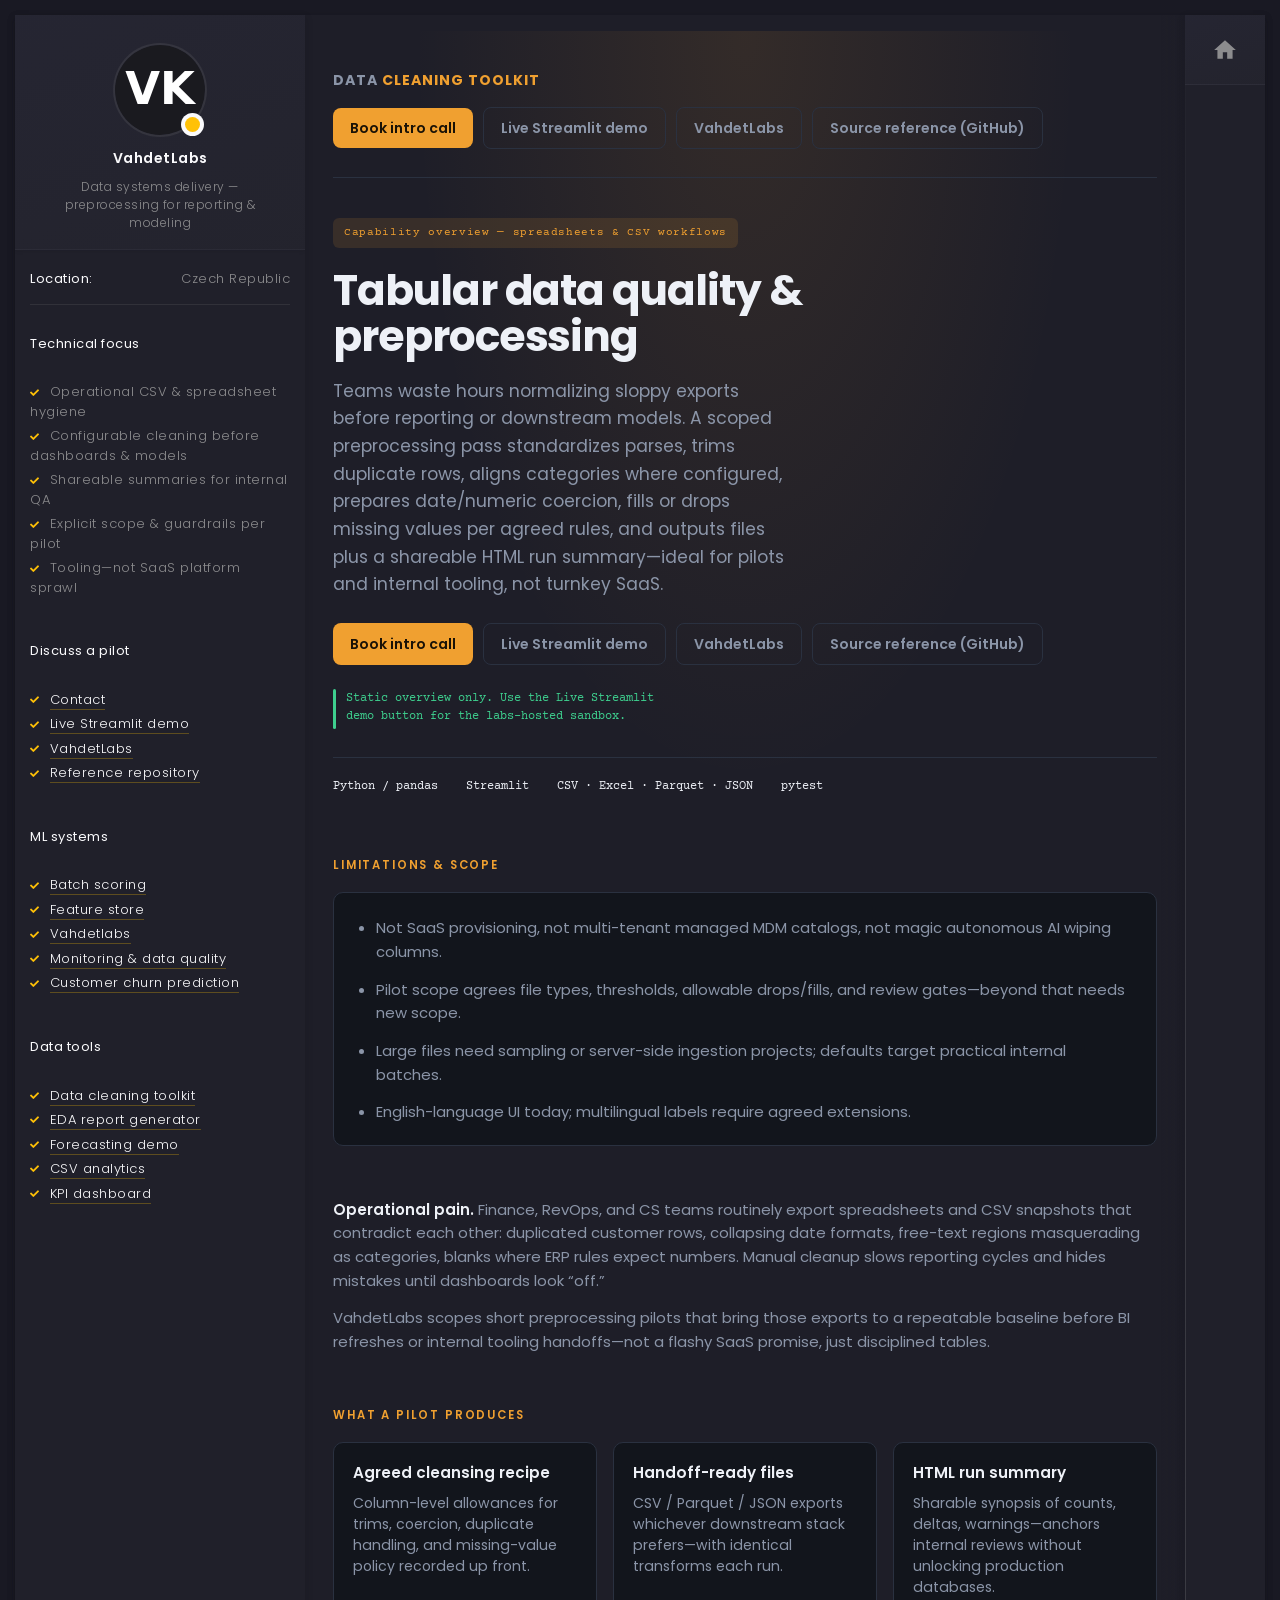
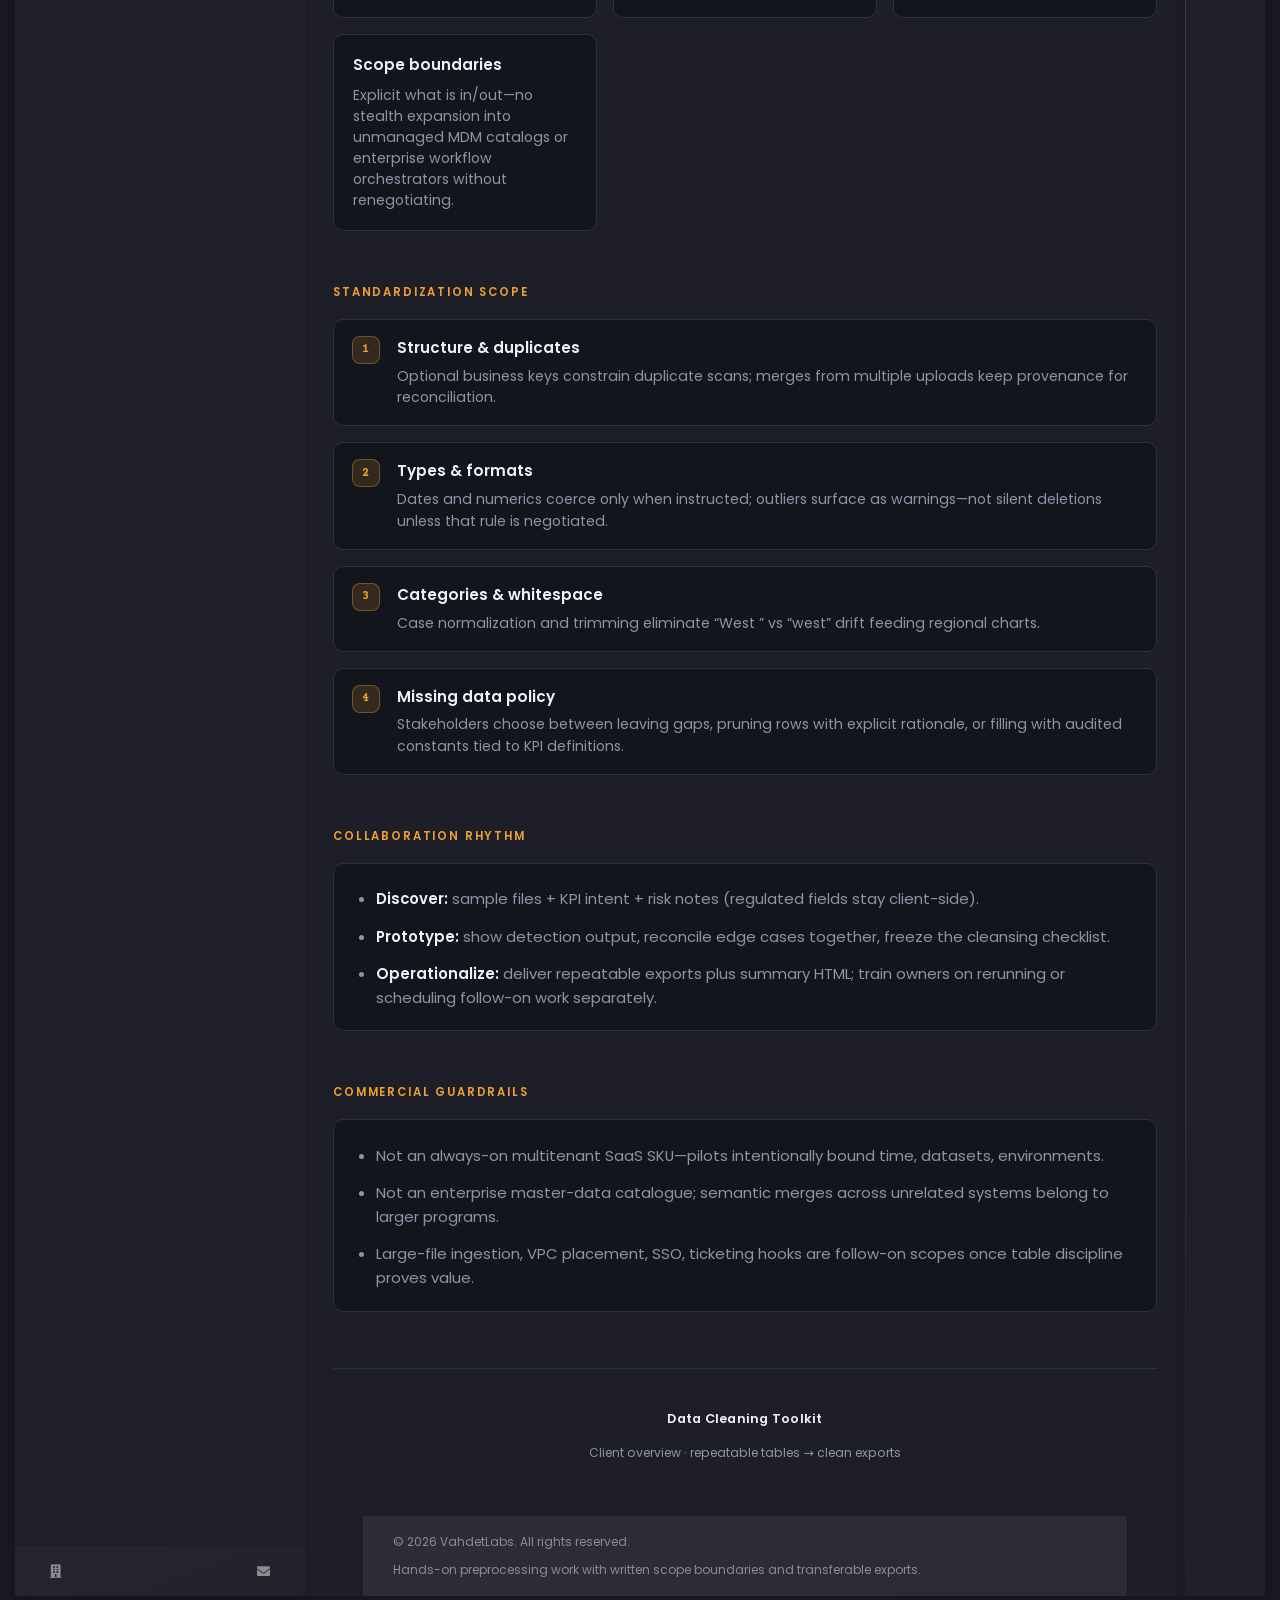
<file: layout-shell-commercial/index.html>
<!DOCTYPE html>
<html lang="en">
<head>
  <meta charset="UTF-8">
  <meta name="viewport" content="width=device-width, initial-scale=1">
  <meta name="description" content="Streamlit data cleaning toolkit: upload, detect issues, configure cleaning, export CSV/Parquet/JSON and HTML reports. Pandas-first modules with tests.">
  <meta name="theme-color" content="#0a0c10">
  <title>Operational table cleanup — repeatable preprocessing</title>
  <link rel="icon" href="/favicon.svg" type="image/svg+xml">
  <link rel="shortcut icon" href="/favicon.svg" type="image/svg+xml">
  <link rel="preconnect" href="https://fonts.googleapis.com">
  <link rel="preconnect" href="https://fonts.gstatic.com" crossorigin>
  <link href="https://fonts.googleapis.com/css2?family=Courier+Prime:ital,wght@0,400;0,700;1,400&family=Poppins:wght@200;300;400;600;700&display=swap" rel="stylesheet">
  <link rel="stylesheet" href="https://cdnjs.cloudflare.com/ajax/libs/font-awesome/5.15.4/css/all.min.css" crossorigin="anonymous" referrerpolicy="no-referrer">
  <link rel="stylesheet" href="shell.css">
  <link rel="stylesheet" href="demo-content.css">
</head>
<body>
  <div class="shell-outer">
    <div class="shell-card">
      <div class="art-info-bar">
        <div class="art-info-bar-frame">
          <div class="art-info-bar-header">
            <button type="button" class="art-info-bar-btn" aria-label="Toggle info" aria-expanded="false">
              <i class="fas fa-ellipsis-v" aria-hidden="true"></i>
            </button>
          </div>

          <div class="art-header">
            <div class="art-avatar">
              <a href="https://vahdetlabs.com/" class="art-avatar-curtain">
                <img src="favicon.svg" alt="VahdetLabs" width="90" height="90">
                <i class="fas fa-expand" aria-hidden="true"></i>
              </a>
              <div class="art-lamp-light">
                <div class="art-available-lamp"></div>
              </div>
            </div>
            <h5 class="art-name mb-10"><a href="https://vahdetlabs.com/">VahdetLabs</a></h5>
            <div class="art-sm-text">Data systems delivery — preprocessing for reporting &amp; modeling</div>
            
          </div>

          <div id="scrollbar2" class="art-scroll-frame">
            <div class="art-table p-15-15">
              <ul>
                <li><h6>Location:</h6><span>Czech Republic</span></li>
              </ul>
            </div>

            <div class="art-ls-divider"></div>

            <div class="art-knowledge-block p-30-15">
              <h6 class="mb-15">Technical focus</h6>
              <ul class="art-knowledge-list p-15-0">
                <li>Operational CSV &amp; spreadsheet hygiene</li>
<li>Configurable cleaning before dashboards &amp; models</li>
<li>Shareable summaries for internal QA</li>
<li>Explicit scope &amp; guardrails per pilot</li>
<li>Tooling—not SaaS platform sprawl</li>
              </ul>
            </div>

            <div class="art-knowledge-block p-30-15">
              <h6 class="mb-15">Discuss a pilot</h6>
              <ul class="art-knowledge-list p-15-0">
                <li><a href="https://vahdetlabs.com/contact" target="_blank" rel="noopener noreferrer">Contact</a></li>
<li><a href="https://cleaning-data.vahdetlabs.com/" target="_blank" rel="noopener noreferrer">Live Streamlit demo</a></li>
<li><a href="https://vahdetlabs.com/" target="_blank" rel="noopener noreferrer">VahdetLabs</a></li>
<li><a href="https://github.com/vahdetkaratas/6_data_cleaning_toolkit" target="_blank" rel="noopener noreferrer">Reference repository</a></li>
              </ul>
            </div>

            <div class="art-knowledge-block p-30-15"><h6 class="mb-15">ML systems</h6><ul class="art-knowledge-list p-15-0"><li><a href="https://batch-scoring.vahdetlabs.com/" target="_blank" rel="noopener noreferrer">Batch scoring</a></li>
<li><a href="https://feature-store.vahdetlabs.com/" target="_blank" rel="noopener noreferrer">Feature store</a></li>
<li><a href="https://vahdetlabs.com/" target="_blank" rel="noopener noreferrer">Vahdetlabs</a></li>
<li><a href="https://monitoring.vahdetlabs.com/" target="_blank" rel="noopener noreferrer">Monitoring &amp; data quality</a></li>
<li><a href="https://churn.vahdetlabs.com/" target="_blank" rel="noopener noreferrer">Customer churn prediction</a></li></ul></div><div class="art-knowledge-block p-30-15"><h6 class="mb-15">Data tools</h6><ul class="art-knowledge-list p-15-0"><li><a href="https://data-cleaning.vahdetlabs.com/" target="_blank" rel="noopener noreferrer">Data cleaning toolkit</a></li>
<li><a href="https://eda-report.vahdetlabs.com/" target="_blank" rel="noopener noreferrer">EDA report generator</a></li>
<li><a href="https://forecasting.vahdetlabs.com/" target="_blank" rel="noopener noreferrer">Forecasting demo</a></li>
<li><a href="https://ai-analysis.vahdetlabs.com/" target="_blank" rel="noopener noreferrer">CSV analytics</a></li>
<li><a href="https://kpi-dashboard.vahdetlabs.com/" target="_blank" rel="noopener noreferrer">KPI dashboard</a></li></ul></div>
          </div>

          <div class="art-ls-social">
            <a href="https://vahdetlabs.com/" target="_blank" rel="noopener noreferrer" title="VahdetLabs" aria-label="VahdetLabs"><i class="fas fa-building" aria-hidden="true"></i></a>
<a href="https://vahdetlabs.com/contact" target="_blank" rel="noopener noreferrer" title="Contact" aria-label="Contact"><i class="fas fa-envelope" aria-hidden="true"></i></a>
          </div>
        </div>
      </div>

      <div class="shell-main-wrap" id="shellMainWrap">
        <div class="shell-mobile-curtain" id="shellMobileCurtain" aria-hidden="true"></div>
        <div class="shell-main">
          <main class="shell-scroll" id="shellScroll">
            <div class="shell-content" id="projectContent">
              <div class="shell-project-page">
                <a class="skip" href="#main">Skip to content</a>

                <div class="wrap">
                  <header>
                    <div class="logo" id="top">Data <span>Cleaning toolkit</span></div>
                    <div class="nav-actions">
                      <a class="btn btn-primary" href="https://vahdetlabs.com/contact" target="_blank" rel="noopener noreferrer">Book intro call</a>
<a class="btn btn-ghost" href="https://cleaning-data.vahdetlabs.com/" target="_blank" rel="noopener noreferrer">Live Streamlit demo</a>
<a class="btn btn-ghost" href="https://vahdetlabs.com/" target="_blank" rel="noopener noreferrer">VahdetLabs</a>
<a class="btn btn-ghost" href="https://github.com/vahdetkaratas/6_data_cleaning_toolkit" target="_blank" rel="noopener noreferrer">Source reference (GitHub)</a>
                    </div>
                  </header>

                  <div id="main">
                    <section class="hero">
                      <span class="hero-badge">Capability overview — spreadsheets &amp; CSV workflows</span>
                      <h1>Tabular data quality &amp; preprocessing</h1>
                      <p class="hero-lead">Teams waste hours normalizing sloppy exports before reporting or downstream models. A scoped preprocessing pass standardizes parses, trims duplicate rows, aligns categories where configured, prepares date/numeric coercion, fills or drops missing values per agreed rules, and outputs files plus a shareable HTML run summary—ideal for pilots and internal tooling, not turnkey SaaS.</p>
                      <div class="hero-cta">
                        <a class="btn btn-primary" href="https://vahdetlabs.com/contact" target="_blank" rel="noopener noreferrer">Book intro call</a>
<a class="btn btn-ghost" href="https://cleaning-data.vahdetlabs.com/" target="_blank" rel="noopener noreferrer">Live Streamlit demo</a>
<a class="btn btn-ghost" href="https://vahdetlabs.com/" target="_blank" rel="noopener noreferrer">VahdetLabs</a>
<a class="btn btn-ghost" href="https://github.com/vahdetkaratas/6_data_cleaning_toolkit" target="_blank" rel="noopener noreferrer">Source reference (GitHub)</a>
                      </div>
                      <p class="hero-note">Static overview only. Use the Live Streamlit demo button for the labs-hosted sandbox.</p>
                      <div class="metrics" aria-label="Project facts">
                        <div><span>Python / pandas</span></div>
<div><span>Streamlit</span></div>
<div><span>CSV · Excel · Parquet · JSON</span></div>
<div><span>pytest</span></div>
                      </div>
                    </section>

                    <section id="scope" aria-labelledby="h-scope"><h2 id="h-scope">Limitations &amp; scope</h2><div class="pitch"><ul><li>Not SaaS provisioning, not multi-tenant managed MDM catalogs, not magic autonomous AI wiping columns.</li>
<li>Pilot scope agrees file types, thresholds, allowable drops/fills, and review gates—beyond that needs new scope.</li>
<li>Large files need sampling or server-side ingestion projects; defaults target practical internal batches.</li>
<li>English-language UI today; multilingual labels require agreed extensions.</li></ul></div></section>

                    <section class="proj-prose">
  <p><strong>Operational pain.</strong> Finance, RevOps, and CS teams routinely export spreadsheets and CSV snapshots that contradict each other: duplicated customer rows, collapsing date formats, free-text regions masquerading as categories, blanks where ERP rules expect numbers. Manual cleanup slows reporting cycles and hides mistakes until dashboards look “off.”</p>
  <p>VahdetLabs scopes short preprocessing pilots that bring those exports to a repeatable baseline before BI refreshes or internal tooling handoffs—not a flashy SaaS promise, just disciplined tables.</p>
</section>

<section class="proj-section">
  <h2>What a pilot produces</h2>
  <div class="proj-card-grid">
    <article class="proj-card">
      <h3 class="proj-card-title">Agreed cleansing recipe</h3>
      <p>Column-level allowances for trims, coercion, duplicate handling, and missing-value policy recorded up front.</p>
    </article>
    <article class="proj-card">
      <h3 class="proj-card-title">Handoff-ready files</h3>
      <p>CSV / Parquet / JSON exports whichever downstream stack prefers—with identical transforms each run.</p>
    </article>
    <article class="proj-card">
      <h3 class="proj-card-title">HTML run summary</h3>
      <p>Sharable synopsis of counts, deltas, warnings—anchors internal reviews without unlocking production databases.</p>
    </article>
    <article class="proj-card">
      <h3 class="proj-card-title">Scope boundaries</h3>
      <p>Explicit what is in/out—no stealth expansion into unmanaged MDM catalogs or enterprise workflow orchestrators without renegotiating.</p>
    </article>
  </div>
</section>

<section class="proj-section">
  <h2>Standardization scope</h2>
  <ol class="proj-steps">
    <li class="proj-step">
      <div class="proj-step-num" aria-hidden="true">1</div>
      <div class="proj-step-body">
        <h3 class="proj-step-title">Structure &amp; duplicates</h3>
        <p>Optional business keys constrain duplicate scans; merges from multiple uploads keep provenance for reconciliation.</p>
      </div>
    </li>
    <li class="proj-step">
      <div class="proj-step-num" aria-hidden="true">2</div>
      <div class="proj-step-body">
        <h3 class="proj-step-title">Types &amp; formats</h3>
        <p>Dates and numerics coerce only when instructed; outliers surface as warnings—not silent deletions unless that rule is negotiated.</p>
      </div>
    </li>
    <li class="proj-step">
      <div class="proj-step-num" aria-hidden="true">3</div>
      <div class="proj-step-body">
        <h3 class="proj-step-title">Categories &amp; whitespace</h3>
        <p>Case normalization and trimming eliminate “West ” vs “west” drift feeding regional charts.</p>
      </div>
    </li>
    <li class="proj-step">
      <div class="proj-step-num" aria-hidden="true">4</div>
      <div class="proj-step-body">
        <h3 class="proj-step-title">Missing data policy</h3>
        <p>Stakeholders choose between leaving gaps, pruning rows with explicit rationale, or filling with audited constants tied to KPI definitions.</p>
      </div>
    </li>
  </ol>
</section>

<section class="proj-section">
  <h2>Collaboration rhythm</h2>
  <div class="pitch">
    <ul>
      <li><strong>Discover:</strong> sample files + KPI intent + risk notes (regulated fields stay client-side).</li>
      <li><strong>Prototype:</strong> show detection output, reconcile edge cases together, freeze the cleansing checklist.</li>
      <li><strong>Operationalize:</strong> deliver repeatable exports plus summary HTML; train owners on rerunning or scheduling follow-on work separately.</li>
    </ul>
  </div>
</section>

<section class="proj-section">
  <h2>Commercial guardrails</h2>
  <div class="pitch">
    <ul>
      <li>Not an always-on multitenant SaaS SKU—pilots intentionally bound time, datasets, environments.</li>
      <li>Not an enterprise master-data catalogue; semantic merges across unrelated systems belong to larger programs.</li>
      <li>Large-file ingestion, VPC placement, SSO, ticketing hooks are follow-on scopes once table discipline proves value.</li>
    </ul>
  </div>
</section>

                  </div>

                  <footer class="shell-project-footer">
                    <p class="name">Data Cleaning Toolkit</p>
                    <p style="margin:0.35rem 0 0;font-size:0.76rem;">Client overview · repeatable tables → clean exports</p>
                  </footer>
                </div>
              </div>
            </div>

            <div class="container-fluid p-30-0">
              <footer class="footer">
                <div class="art-copy">© <span id="shellYear"></span> VahdetLabs. All rights reserved.</div>
                <div class="footer-developer">Hands-on preprocessing work with written scope boundaries and transferable exports.</div>
              </footer>
            </div>
          </main>
        </div>

        <aside class="shell-rail" aria-label="Home">
          <div class="shell-rail-header">
            <a class="shell-rail-home" href="https://vahdetlabs.com/" id="shellHomeLink" title="Site home" aria-label="Site home">
              <svg viewBox="0 0 24 24" aria-hidden="true" class="shell-rail-home-icon">
                <path fill="currentColor" d="M10 20v-6h4v6h5v-8h3L12 3 2 12h3v8h5z"/>
              </svg>
            </a>
          </div>
          <div class="shell-rail-spacer" aria-hidden="true"></div>
        </aside>
      </div>
    </div>
  </div>

  <script src="shell.js"></script>
</body>
</html>
</file>
<file: layout-shell-commercial/shell.css>
/**
 * Static portfolio shell layout — info bar transcribed from:
 *   _config.scss (tokens), _info-bar.scss, _common.scss (art-table, utilities),
 *   _markup.scss (.art-info-bar / .art-scroll-frame), _enhancements.scss (info bar tweaks)
 */
:root {
  --main-color: #ffc107;
  --text-neon: 0 0 3px rgba(250, 250, 252, 0.4);
  --info-bar-1: rgb(32, 32, 42);
  --info-bar-2-a: rgb(37, 37, 50);
  --info-bar-2-b: rgb(35, 35, 45);
  --content-bg: rgb(30, 30, 40);
  --deep: rgb(25, 25, 35);
  --card-a: rgb(45, 45, 58);
  --card-b: rgb(43, 43, 53);
  --card-s-light: linear-gradient(159deg, rgba(45, 45, 58, 0.88) 0%, rgba(43, 43, 53, 0.88) 100%);
  --text-1: rgb(250, 250, 252);
  --text-2: rgb(140, 140, 142);
  --text-3: rgb(100, 100, 102);
  --border-soft: rgba(255, 255, 255, 0.08);
  --shadow-1: 0 3px 8px 0 rgba(15, 15, 20, 0.2);
  --shadow-2: 0 1px 4px 0 rgba(15, 15, 20, 0.1);
  --tr-sm: 0.2s ease-out;
  --tr-md: 0.4s ease-in-out;
  --rail-width: 80px;
}

* {
  box-sizing: border-box;
}

html,
body {
  margin: 0;
  min-height: 100%;
}

/* Shell outer = .art-app padding */
.shell-outer {
  padding: 15px;
  min-height: 100vh;
  overflow-x: hidden;
  font-family: "Poppins", var(--font-primary, sans-serif);
  background: var(--deep);
  color: var(--text-2);
  font-size: 13px;
  font-weight: 300;
  letter-spacing: 0.5px;
  -webkit-font-smoothing: subpixel-antialiased;
}

.shell-outer * {
  scrollbar-width: none;
}
.shell-outer *::-webkit-scrollbar {
  display: none;
}

.shell-card {
  max-width: 1440px;
  margin: 0 auto;
  background: var(--content-bg);
  box-shadow: var(--shadow-1);
  min-height: calc(100vh - 30px);
  display: flex;
  flex-wrap: nowrap;
  align-items: stretch;
  position: relative;
}

/* ========== INFO BAR (_info-bar.scss + _markup.scss) ========== */
/* No horizontal padding here — only .art-info-bar-frame has 0 15px (_markup).
   Adding both caused “box in box” (30px total inset vs original single gutter). */
/* Typography matches _common.scss body + info-bar text rhythm */
.art-info-bar {
  background: var(--info-bar-1);
  width: 290px;
  min-width: 290px;
  max-width: 290px;
  height: calc(100vh - 30px);
  position: relative;
  z-index: 999;
  box-shadow: var(--shadow-1);
  transition: 0.55s ease-in-out;
  box-sizing: border-box;
  overflow-x: hidden;
  font-size: 13px;
  font-weight: 300;
  letter-spacing: 0.5px;
  line-height: 1.5;
  -webkit-font-smoothing: subpixel-antialiased;
}

.art-info-bar .art-info-bar-frame {
  padding: 0 15px;
  position: relative;
  height: 100%;
  box-sizing: border-box;
}

/* Mobile header — hidden on desktop (_markup.scss) */
.art-info-bar .art-info-bar-header {
  width: 100%;
  height: 70px;
  justify-content: flex-start;
  align-items: center;
  position: absolute;
  left: 0;
  top: 0;
  z-index: 999999999999;
  display: none;
  box-sizing: border-box;
}

.art-info-bar .art-info-bar-btn {
  margin-left: auto;
  pointer-events: all;
  font-size: 14px;
  padding: 30px;
  background: none;
  border: none;
  font: inherit;
  cursor: pointer;
  color: var(--text-2);
}

.art-info-bar .art-info-bar-btn:hover {
  color: var(--text-1);
}

/* Fits inside .art-info-bar-frame (single 15px gutter — no root bar padding) */
.art-info-bar .art-header {
  position: absolute;
  left: 0;
  top: 0;
  z-index: 99999;
  width: 100%;
  box-sizing: border-box;
  padding: 30px;
  height: 235px;
  background: linear-gradient(159deg, rgba(37, 37, 50, 0.98) 0%, rgba(35, 35, 45, 0.98) 100%);
  text-align: center;
  box-shadow: var(--shadow-2);
  border-bottom: 1px solid rgba(140, 140, 142, 0.06);
}

.art-info-bar .art-avatar {
  width: 90px;
  height: 90px;
  margin: 0 auto 15px;
  border-radius: 50%;
  position: relative;
}

.art-info-bar .art-avatar .art-avatar-curtain {
  position: relative;
  width: 100%;
  height: 100%;
  border-radius: 50%;
  display: flex;
  justify-content: center;
  outline: inherit;
  transition: var(--tr-sm), box-shadow 0.2s ease;
  z-index: 0;
  overflow: hidden;
  box-shadow: 0 0 0 2px rgba(140, 140, 142, 0.15);
}

.art-info-bar .art-avatar .art-avatar-curtain:hover {
  opacity: 1;
  outline: inherit;
  box-shadow: 0 0 0 2px rgba(140, 140, 142, 0.25);
}

.art-info-bar .art-avatar .art-avatar-curtain i {
  background: linear-gradient(159deg, rgba(45, 45, 58, 0.88) 0%, rgba(43, 43, 53, 0.88) 100%);
  width: 30px;
  height: 30px;
  text-align: center;
  align-self: center;
  font-weight: 700;
  font-size: 12px;
  line-height: 30px;
  color: var(--text-1);
  border-radius: 50%;
  opacity: 0;
  z-index: 1;
  transition: var(--tr-md);
}

.art-info-bar .art-avatar .art-avatar-curtain img {
  position: absolute;
  width: 100%;
  height: 100%;
  object-fit: cover;
  border-radius: 50%;
  z-index: 0;
  left: 0;
  top: 0;
}

.art-info-bar .art-avatar .art-avatar-curtain:hover i {
  opacity: 0.7;
}

.art-info-bar .art-avatar .art-avatar-curtain:hover i:hover {
  opacity: 1;
  transform: scale(1.07);
}

/* Availability lamp */
.art-info-bar .art-avatar .art-lamp-light {
  z-index: 2;
}

.art-info-bar .art-avatar .art-lamp-light::before {
  content: "";
  position: absolute;
  bottom: -1px;
  right: 1px;
  background: var(--text-1);
  height: 23px;
  width: 23px;
  border-radius: 50%;
  animation: shell-puls 1s infinite;
}

@keyframes shell-puls {
  0% {
    transform: scale(0.6);
    opacity: 1;
  }
  100% {
    transform: scale(1);
    opacity: 0;
  }
}

.art-info-bar .art-avatar .art-available-lamp {
  position: absolute;
  bottom: 3px;
  right: 5px;
  height: 15px;
  width: 15px;
  background: var(--main-color);
  border-radius: 50%;
  z-index: 0;
  transition: var(--tr-md);
  overflow: visible;
}

/* Tooltip: SCSS uses position:relative on ::after — that keeps a layout box under the text area.
   Absolute + visibility fixes the phantom “extra box” while hover still matches the site. */
.art-info-bar .art-avatar .art-available-lamp::after {
  position: absolute;
  left: 28px;
  top: -10px;
  content: "I am available for freelance hire";
  width: 115px;
  display: block;
  padding: 5px 10px;
  font-size: 12px;
  font-weight: 200;
  font-family: "Poppins", sans-serif;
  color: var(--text-2);
  box-shadow: var(--shadow-2);
  background: var(--deep);
  opacity: 0;
  visibility: hidden;
  pointer-events: none;
  transform: translateX(20px);
  transition: var(--tr-md);
  text-align: left;
  white-space: normal;
  margin: 0;
}

.art-info-bar .art-avatar .art-available-lamp::before {
  content: "";
  position: absolute;
  height: 5px;
  width: 5px;
  right: -15px;
  top: 5px;
  opacity: 0;
  background: var(--deep);
  pointer-events: none;
  transform: translateX(20px) rotate(45deg);
  transition: var(--tr-md);
  z-index: 99;
}

.art-info-bar .art-avatar .art-available-lamp:hover::after {
  opacity: 1;
  visibility: visible;
  transform: translateX(0);
}

.art-info-bar .art-avatar .art-available-lamp:hover::before {
  opacity: 1;
  transform: translateX(0) rotate(45deg);
}

/* h5.art-name.mb-10 — .margin:0 was beating .mb-10 (higher specificity); keep 10px below name */
.art-info-bar .art-name {
  color: var(--text-1);
  transition: var(--tr-md);
  font-size: 14px;
  font-weight: 600;
  line-height: 1.25;
  margin: 0 0 10px 0;
  padding: 0;
}

.art-info-bar .art-name a {
  color: var(--text-1);
  text-decoration: none;
  transition: var(--tr-md);
}

.art-info-bar .art-name:hover a {
  color: var(--main-color);
}

.art-info-bar .art-header .art-sm-text {
  font-size: 12px;
  line-height: 1.5;
  margin: 0;
  padding: 0;
}

/* Scroll / list areas still use global .art-sm-text size if needed */
.art-sm-text {
  font-size: 12px;
}

.art-muted {
  color: var(--text-3);
}

/* .mb-10 under last header line (availability) */
.art-info-bar .art-header .art-sm-text.art-muted.mb-10 {
  margin-bottom: 10px;
}

.p-15-15 {
  padding-top: 15px;
  padding-bottom: 15px;
}

.p-30-15 {
  padding-top: 30px;
  padding-bottom: 15px;
}

.p-15-0 {
  padding-top: 15px;
  padding-bottom: 0;
}

.mb-10 {
  margin-bottom: 10px;
}

.mb-15 {
  margin-bottom: 15px;
}

/* Scroll area: _markup.scss .art-info-bar-frame .art-scroll-frame .scroll-content → 240px 0 50px */
.art-info-bar #scrollbar2.art-scroll-frame {
  width: 100%;
  max-width: 100%;
  height: calc(100vh - 30px);
  overflow-x: hidden;
  overflow-y: auto;
  -webkit-overflow-scrolling: touch;
  box-sizing: border-box;
  padding: 240px 0 50px;
}

/* _common.scss .art-table */
.art-info-bar .art-table {
  color: var(--text-2);
}

.art-info-bar .art-table ul {
  padding: 0;
  margin: 0;
}

.art-info-bar .art-table ul li {
  list-style-type: none;
  display: flex;
  justify-content: space-between;
  margin-bottom: 5px;
}

.art-info-bar .art-table ul li:last-child {
  margin-bottom: 0;
}

.art-info-bar .art-table ul li h6 {
  padding-right: 20px;
  margin: 0;
  font-size: 13px;
  font-weight: 400;
  color: var(--text-1);
  line-height: 1.45;
}

.art-info-bar .art-table ul li > span:nth-child(2) {
  text-align: right;
  font-size: 13px;
  line-height: 1.45;
}

/* _common .art-ls-divider + _enhancements */
.art-ls-divider {
  background: var(--text-3);
  width: 100%;
  height: 1px;
  opacity: 0.25;
}

/* .mb-15 must win — do not use margin:0 shorthand on h6 (was overriding .mb-15) */
.art-info-bar .art-knowledge-block > h6 {
  margin: 0 0 15px 0;
  padding: 0;
  font-size: 13px;
  font-weight: 400;
  color: var(--text-1);
  line-height: 1.35;
}

/* _info-bar.scss .art-knowledge-list */
.art-info-bar .art-knowledge-list {
  padding-left: 0;
  margin: 0;
  list-style: none;
}

.art-info-bar .art-knowledge-list li {
  list-style-type: none;
  margin-bottom: 5px;
  padding: 0;
  color: var(--text-2);
  font-size: 13px;
  line-height: 1.5;
}

.art-info-bar .art-knowledge-list li:last-child {
  margin-bottom: 0;
}

.art-info-bar .art-knowledge-list li::before {
  font-family: "Font Awesome 5 Free";
  font-weight: 900;
  content: "\f00c";
  margin-right: 10px;
  font-size: 9px;
  color: var(--main-color);
  display: inline-block;
  vertical-align: 0.1em;
}

/* _info-bar .art-ls-social */
.art-info-bar .art-ls-social {
  display: flex;
  align-items: center;
  justify-content: space-between;
  padding: 0 35px;
  height: 50px;
  background: linear-gradient(159deg, rgba(37, 37, 50, 0.98) 0%, rgba(35, 35, 45, 0.98) 100%);
  position: absolute;
  bottom: 0;
  box-shadow: var(--shadow-2);
  left: 0;
  width: 100%;
  box-sizing: border-box;
  z-index: 999;
}

/* _info-bar social links: no font-size in SCSS — inherit body 13px */
.art-info-bar .art-ls-social a {
  color: var(--text-2);
  transition: var(--tr-sm);
  font-size: 13px;
  line-height: 1;
}

.art-info-bar .art-ls-social a:hover {
  text-shadow: var(--text-neon);
  color: var(--text-1);
  transform: scale(1.1);
  opacity: 1;
}

/* ========== Main column + rail (unchanged shell) ========== */
.shell-main-wrap {
  flex: 1;
  min-width: 0;
  display: flex;
  flex-wrap: nowrap;
  align-items: stretch;
  position: relative;
  min-height: calc(100vh - 30px);
}

/* Desktop: no curtain node */
.shell-mobile-curtain {
  display: none;
}

@media (min-width: 921px) {
  .shell-main-wrap::after {
    content: "";
    position: absolute;
    right: var(--rail-width);
    top: 0;
    bottom: 0;
    width: 24px;
    background: linear-gradient(90deg, transparent 0%, rgba(25, 25, 35, 0.12) 100%);
    pointer-events: none;
    z-index: 5;
  }

  /*
   * Long main content: stretch sidebar + rail with the main column; window scrolls.
   */
  .shell-card {
    align-items: stretch;
  }

  .art-info-bar {
    height: auto;
    align-self: stretch;
    min-height: calc(100vh - 30px);
  }

  .art-info-bar .art-info-bar-frame {
    display: flex;
    flex-direction: column;
    min-height: 100%;
    height: 100%;
  }

  .art-info-bar #scrollbar2.art-scroll-frame {
    height: auto;
    flex: 1 1 auto;
    min-height: 10rem;
    max-height: none;
  }

  .shell-main-wrap {
    align-items: stretch;
    min-height: calc(100vh - 30px);
  }

  .shell-main {
    flex: 1 1 auto;
    min-width: 0;
    min-height: 0;
    display: flex;
    flex-direction: column;
  }

  main.shell-scroll {
    flex: 0 0 auto;
    min-height: 0;
    overflow-x: hidden;
    overflow-y: visible;
  }

  .shell-rail {
    align-self: stretch;
    min-height: calc(100vh - 30px);
  }
}

.shell-main {
  flex: 1;
  min-width: 0;
  display: flex;
  flex-direction: column;
  background: var(--content-bg);
}

.shell-scroll {
  flex: 1;
  min-height: 0;
  overflow-y: auto;
  padding: 2rem 1.75rem 0;
  -webkit-overflow-scrolling: touch;
  color: var(--text-1);
  font-size: 15px;
  font-weight: 400;
  letter-spacing: normal;
}

.shell-content {
  max-width: 900px;
  margin: 0 auto;
  min-height: 35vh;
}

.shell-placeholder {
  margin: 0;
  padding: 2rem 1.25rem;
  border: 1px dashed var(--border-soft);
  border-radius: 4px;
  color: var(--text-3);
  font-size: 0.88rem;
  text-align: center;
  background: rgba(25, 25, 35, 0.25);
}

.container-fluid {
  overflow-x: hidden;
  padding: 0 30px;
  position: relative;
  max-width: 100%;
  box-sizing: border-box;
}

.p-30-0 {
  padding-top: 30px;
  padding-bottom: 0;
}

.footer {
  width: 100%;
  padding: 17px 30px 7px;
  display: flex;
  flex-wrap: wrap;
  justify-content: space-between;
  align-items: center;
  background: linear-gradient(159deg, var(--card-a) 0%, var(--card-b) 100%);
  box-shadow: var(--shadow-2);
  font-size: 12px;
  color: var(--text-2);
  transition: 0.55s ease-in-out;
  z-index: 9;
}

.footer > div {
  margin-bottom: 10px;
}

.footer a {
  color: inherit;
  text-decoration: none;
  transition: var(--tr-sm);
}

.footer a:hover {
  color: var(--text-1);
}

.art-copy {
  color: var(--text-2);
}

.footer-developer {
  color: var(--text-2);
  text-align: right;
}

.shell-rail {
  width: var(--rail-width);
  min-width: var(--rail-width);
  flex-shrink: 0;
  background: var(--info-bar-1);
  display: flex;
  flex-direction: column;
  box-shadow: var(--shadow-1);
  position: relative;
  z-index: 6;
}

.shell-rail::before {
  content: "";
  position: absolute;
  left: 0;
  top: 0;
  bottom: 0;
  width: 1px;
  background: linear-gradient(
    180deg,
    transparent 0%,
    rgba(140, 140, 142, 0.2) 20%,
    rgba(140, 140, 142, 0.25) 50%,
    rgba(140, 140, 142, 0.2) 80%,
    transparent 100%
  );
  pointer-events: none;
}

.shell-rail-header {
  width: 100%;
  height: 70px;
  min-height: 70px;
  display: flex;
  align-items: center;
  justify-content: center;
  background: linear-gradient(159deg, rgba(37, 37, 50, 0.98) 0%, rgba(35, 35, 45, 0.98) 100%);
  border-bottom: 1px solid rgba(140, 140, 142, 0.08);
}

.shell-rail-home {
  display: flex;
  align-items: center;
  justify-content: center;
  width: 100%;
  height: 100%;
  color: var(--text-2);
  text-decoration: none;
  transition: color 0.2s, background 0.2s;
}

.shell-rail-home:hover {
  color: var(--main-color);
  background: rgba(255, 255, 255, 0.04);
}

.shell-rail-home-icon {
  width: 26px;
  height: 26px;
  display: block;
}

.shell-rail-spacer {
  flex: 1;
  min-height: 8px;
}

/* ========== Mobile (_markup max-width 920px) ========== */
@media (max-width: 920px) {
  .container-fluid {
    padding-left: 15px;
    padding-right: 15px;
  }

  .art-info-bar .art-info-bar-header {
    display: flex;
    flex-direction: row;
    align-items: center;
    justify-content: flex-start;
  }

  .shell-card {
    flex-direction: column;
    position: relative;
  }

  .shell-mobile-curtain.is-open {
    display: block;
    position: fixed;
    inset: 0;
    z-index: 998;
    background: rgba(30, 30, 40, 0.88);
    cursor: pointer;
    border: none;
    padding: 0;
    margin: 0;
  }

  .art-info-bar {
    position: absolute;
    left: -290px;
    width: 290px;
    height: 100vh;
    transition: transform 0.2s ease-out;
    z-index: 997;
  }

  .art-info-bar.art-active {
    transform: translateX(290px);
    z-index: 1000;
  }

  .art-info-bar .art-info-bar-btn {
    transform: translateX(70px);
    transition: var(--tr-md);
  }

  .art-info-bar.art-active .art-info-bar-btn {
    transform: translateX(0);
  }

  #scrollbar2.art-scroll-frame {
    height: 100vh;
  }

  .shell-main-wrap {
    flex-direction: column;
    min-height: 0;
    width: 100%;
    max-width: 100vw;
  }

  .shell-main-wrap::after {
    display: none !important;
  }

  .shell-scroll {
    min-height: 50vh;
  }

  .shell-rail {
    width: 100%;
    min-width: 100%;
    flex-direction: row;
    order: -1;
    min-height: 56px;
  }

  .shell-rail-header {
    width: 100%;
    height: 56px;
    min-height: 56px;
    border-bottom: 1px solid var(--border-soft);
  }

  .shell-rail-spacer {
    display: none;
  }
}

@media (max-width: 600px) {
  .footer {
    flex-direction: column;
    align-items: flex-start;
  }
  .footer-developer {
    text-align: left;
  }
}
</file>
<file: layout-shell-commercial/demo-content.css>
/* Static shell project body — scoped inside .shell-project-page (shell = shell.css) */
.shell-project-page {
  --bg: #0a0c10;
  --bg-elevated: #12151c;
  --border: #2a3140;
  --text: #eef1f7;
  --muted: #8b95a8;
  --accent: #f0a030;
  --accent-hover: #ffb84d;
  --accent-glow: rgba(240, 160, 48, 0.12);
  --ok: #3ecf8e;
  --content-bg: rgb(30, 30, 40);
  --font-sans: "Poppins", system-ui, -apple-system, sans-serif;
  --font-mono: "Courier Prime", "Courier New", Courier, monospace;
  --radius: 10px;
  --step: 0.05s;
  position: relative;
  box-sizing: border-box;
  font-family: var(--font-sans);
  color: var(--text);
  line-height: 1.6;
  padding-bottom: 0.5rem;
}

@media (prefers-reduced-motion: reduce) {
  .shell-project-page * {
    animation-duration: 0.01ms !important;
    animation-iteration-count: 1 !important;
    transition-duration: 0.01ms !important;
  }
}

.shell-project-page *,
.shell-project-page *::before,
.shell-project-page *::after {
  box-sizing: border-box;
}

.shell-project-page a:focus-visible,
.shell-project-page .btn:focus-visible {
  outline: 2px solid var(--accent);
  outline-offset: 3px;
}

.shell-project-page .skip {
  position: absolute;
  left: -9999px;
  top: 0.5rem;
  padding: 0.5rem 1rem;
  background: var(--accent);
  color: var(--bg);
  font-weight: 600;
  z-index: 100;
  border-radius: 4px;
}
.shell-project-page .skip:focus {
  left: 0.5rem;
}

.shell-project-page header {
  display: flex;
  flex-wrap: wrap;
  align-items: center;
  justify-content: space-between;
  gap: 1rem;
  padding: 1.35rem 0 1.75rem;
  border-bottom: 1px solid var(--border);
}
.shell-project-page .logo {
  font-weight: 700;
  font-size: 0.88rem;
  letter-spacing: 0.07em;
  text-transform: uppercase;
  color: var(--muted);
}
.shell-project-page .logo span {
  color: var(--accent);
}

.shell-project-page .nav-actions {
  display: flex;
  flex-wrap: wrap;
  align-items: center;
  gap: 0.65rem;
}
.shell-project-page .btn {
  display: inline-flex;
  align-items: center;
  justify-content: center;
  gap: 0.45rem;
  padding: 0.55rem 1.05rem;
  font-family: var(--font-sans);
  font-weight: 600;
  font-size: 0.875rem;
  text-decoration: none;
  border-radius: 8px;
  border: none;
  cursor: pointer;
  transition: transform 0.18s ease, box-shadow 0.18s ease, background 0.18s ease, color 0.18s ease;
}
.shell-project-page .btn-primary {
  background: var(--accent);
  color: #1a1206;
}
.shell-project-page .btn-primary:hover {
  background: var(--accent-hover);
  transform: translateY(-2px);
  box-shadow: 0 10px 28px rgba(240, 160, 48, 0.22);
}
.shell-project-page .btn-ghost {
  background: transparent;
  color: var(--muted);
  border: 1px solid var(--border);
}
.shell-project-page .btn-ghost:hover {
  color: var(--text);
  border-color: var(--muted);
  background: var(--bg-elevated);
}
.shell-project-page .btn svg {
  width: 17px;
  height: 17px;
  fill: currentColor;
  flex-shrink: 0;
}

.shell-project-page #main > section {
  margin-top: 3.25rem;
  opacity: 0;
  animation: batch-enter 0.6s ease forwards;
}
.shell-project-page main section.hero {
  opacity: 1;
  animation: none;
}
.shell-project-page #main > section:nth-of-type(2) {
  animation-delay: calc(var(--step) * 1);
}
.shell-project-page #main > section:nth-of-type(3) {
  animation-delay: calc(var(--step) * 2);
}
.shell-project-page #main > section:nth-of-type(4) {
  animation-delay: calc(var(--step) * 3);
}
.shell-project-page #main > section:nth-of-type(5) {
  animation-delay: calc(var(--step) * 4);
}
.shell-project-page #main > section:nth-of-type(6) {
  animation-delay: calc(var(--step) * 5);
}
.shell-project-page #main > section:nth-of-type(7) {
  animation-delay: calc(var(--step) * 6);
}
@keyframes batch-enter {
  from {
    opacity: 0;
    transform: translateY(14px);
  }
  to {
    opacity: 1;
    transform: translateY(0);
  }
}

.shell-project-page .wrap {
  position: relative;
  z-index: 1;
  max-width: 880px;
  margin: 0 auto;
  padding: 0 0 1rem;
}

.shell-project-page .hero {
  padding: 2.5rem 0 0.5rem;
  margin-top: 0 !important;
}
.shell-project-page .hero .hero-badge {
  display: inline-block;
  font-family: var(--font-mono);
  font-size: 0.68rem;
  font-weight: 500;
  padding: 0.38rem 0.7rem;
  background: rgba(240, 160, 48, 0.12);
  color: var(--accent);
  border-radius: 6px;
  margin-bottom: 1.2rem;
  letter-spacing: 0.06em;
}
.shell-project-page h1 {
  font-size: clamp(1.85rem, 5.2vw, 2.65rem);
  font-weight: 700;
  line-height: 1.1;
  margin: 0 0 1.1rem;
  letter-spacing: -0.025em;
  max-width: 18ch;
}
.shell-project-page .hero-lead {
  font-size: 1.08rem;
  font-weight: 400;
  color: var(--muted);
  max-width: 42ch;
  margin: 0 0 1.5rem;
}
.shell-project-page .hero-cta {
  display: flex;
  flex-wrap: wrap;
  gap: 0.65rem;
  margin-bottom: 1.5rem;
}
.shell-project-page .hero-note {
  display: flex;
  align-items: flex-start;
  gap: 0.65rem;
  max-width: 48ch;
  font-family: var(--font-mono);
  font-size: 0.78rem;
  color: var(--ok);
  line-height: 1.45;
  margin: 0;
}
.shell-project-page .hero-note::before {
  content: "";
  width: 3px;
  min-height: 2.5rem;
  background: var(--ok);
  border-radius: 2px;
  flex-shrink: 0;
}
.shell-project-page .metrics {
  display: flex;
  flex-wrap: wrap;
  gap: 1rem 1.75rem;
  margin-top: 1.75rem;
  padding-top: 1.25rem;
  border-top: 1px solid var(--border);
  font-family: var(--font-mono);
  font-size: 0.72rem;
  color: var(--muted);
}
.shell-project-page .metrics span {
  color: var(--text);
  font-weight: 500;
}

.shell-project-page h2 {
  font-size: 0.72rem;
  font-weight: 600;
  text-transform: uppercase;
  letter-spacing: 0.16em;
  color: var(--muted);
  margin: 0 0 1.1rem;
}

/* Main body section titles (Overview, Architecture, Live demo, …) + limitations — site accent */
.shell-project-page .proj-section > h2,
.shell-project-page #scope > h2 {
  color: var(--accent);
}

.shell-project-page .compare {
  display: grid;
  grid-template-columns: 1fr 1fr;
  gap: 1rem;
}
@media (max-width: 680px) {
  .shell-project-page .compare {
    grid-template-columns: 1fr;
  }
}
.shell-project-page .card {
  background: var(--bg-elevated);
  border: 1px solid var(--border);
  border-radius: var(--radius);
  padding: 1.35rem 1.4rem;
}
.shell-project-page .card h3 {
  margin: 0 0 0.45rem;
  font-size: 1.02rem;
  font-weight: 600;
}
.shell-project-page .card p {
  margin: 0;
  font-size: 0.9rem;
  color: var(--muted);
  line-height: 1.55;
}
.shell-project-page .card.featured {
  border-color: rgba(240, 160, 48, 0.45);
  box-shadow: 0 0 0 1px rgba(240, 160, 48, 0.08) inset;
  background: linear-gradient(165deg, var(--bg-elevated) 0%, rgba(240, 160, 48, 0.05) 100%);
}

.shell-project-page .pipeline-wrap {
  margin-top: 0.35rem;
}
.shell-project-page .pipeline {
  display: flex;
  align-items: stretch;
  font-family: var(--font-mono);
  font-size: 0.74rem;
}
.shell-project-page .pipe-step {
  flex: 1;
  min-width: 0;
  background: var(--bg-elevated);
  border: 1px solid var(--border);
  padding: 1rem 0.65rem;
  text-align: center;
  position: relative;
}
.shell-project-page .pipe-step:first-child {
  border-radius: 8px 0 0 8px;
}
.shell-project-page .pipe-step:last-child {
  border-radius: 0 8px 8px 0;
}
.shell-project-page .pipe-step .step-label {
  display: block;
  color: var(--accent);
  font-size: 0.62rem;
  font-weight: 500;
  text-transform: uppercase;
  letter-spacing: 0.1em;
  margin-bottom: 0.4rem;
}
.shell-project-page .pipe-step .step-name {
  color: var(--text);
  font-weight: 500;
}
.shell-project-page .pipe-step:not(:last-child)::after {
  content: "→";
  position: absolute;
  right: -0.58rem;
  top: 50%;
  transform: translateY(-50%);
  color: var(--muted);
  font-size: 0.95rem;
  z-index: 2;
  background: var(--content-bg);
  padding: 0 0.15rem;
}

@media (max-width: 720px) {
  .shell-project-page .pipeline {
    flex-direction: column;
  }
  .shell-project-page .pipe-step {
    border-radius: 0 !important;
    border-bottom: none;
    padding: 0.95rem 1rem;
    text-align: left;
    display: grid;
    grid-template-columns: auto 1fr;
    gap: 0.35rem 1rem;
    align-items: center;
  }
  .shell-project-page .pipe-step:first-child {
    border-radius: 8px 8px 0 0 !important;
  }
  .shell-project-page .pipe-step:last-child {
    border-radius: 0 0 8px 8px !important;
    border-bottom: 1px solid var(--border);
  }
  .shell-project-page .pipe-step:not(:last-child)::after {
    content: "↓";
    position: static;
    transform: none;
    grid-column: 1 / -1;
    text-align: center;
    padding: 0.2rem 0;
    background: var(--content-bg);
    border-left: 1px solid var(--border);
    border-right: 1px solid var(--border);
    color: var(--accent);
    font-size: 1.1rem;
  }
  .shell-project-page .pipe-step .step-label {
    margin: 0;
  }
}

.shell-project-page .stack {
  display: flex;
  flex-wrap: wrap;
  gap: 0.45rem;
}
.shell-project-page .tag {
  font-family: var(--font-mono);
  font-size: 0.72rem;
  padding: 0.38rem 0.62rem;
  background: var(--bg-elevated);
  border: 1px solid var(--border);
  border-radius: 6px;
  color: var(--text);
}

.shell-project-page .schemas {
  display: grid;
  grid-template-columns: 1fr 1fr;
  gap: 1.1rem;
}
@media (max-width: 640px) {
  .shell-project-page .schemas {
    grid-template-columns: 1fr;
  }
}
.shell-project-page .schema-box h3 {
  font-size: 0.78rem;
  font-weight: 600;
  margin: 0 0 0.55rem;
  color: var(--accent);
  letter-spacing: 0.04em;
}
.shell-project-page .schema-box pre {
  margin: 0;
  padding: 1rem 1.1rem;
  background: #06080c;
  border: 1px solid var(--border);
  border-radius: 8px;
  font-family: var(--font-mono);
  font-size: 0.66rem;
  line-height: 1.55;
  overflow-x: auto;
  color: var(--muted);
}
.shell-project-page .schema-box pre .k {
  color: var(--ok);
}

.shell-project-page .pitch {
  background: var(--bg-elevated);
  border: 1px solid var(--border);
  border-radius: var(--radius);
  padding: 1.45rem 1.5rem 1.3rem;
}
.shell-project-page .pitch ul {
  margin: 0;
  padding-left: 1.15rem;
  color: var(--muted);
  font-size: 0.93rem;
}
.shell-project-page .pitch li {
  margin-bottom: 0.85rem;
}
.shell-project-page .pitch li:last-child {
  margin-bottom: 0;
}
.shell-project-page .pitch li strong {
  color: var(--text);
  font-weight: 600;
}
.shell-project-page .pitch code {
  font-family: var(--font-mono);
  font-size: 0.84em;
  color: var(--accent);
  background: rgba(240, 160, 48, 0.1);
  padding: 0.12em 0.35em;
  border-radius: 4px;
}

.shell-project-page .notebook-cta {
  background: var(--bg-elevated);
  border: 1px solid var(--border);
  border-radius: var(--radius);
  padding: 1.15rem 1.35rem;
  font-size: 0.93rem;
  color: var(--muted);
  line-height: 1.55;
}
.shell-project-page .notebook-cta strong {
  color: var(--text);
  font-weight: 600;
}
.shell-project-page .notebook-cta a {
  color: var(--accent);
  font-weight: 600;
  text-decoration: none;
}
.shell-project-page .notebook-cta a:hover {
  text-decoration: underline;
  color: var(--accent-hover);
}
.shell-project-page .notebook-cta code {
  font-family: var(--font-mono);
  font-size: 0.78em;
  color: var(--accent);
  background: rgba(240, 160, 48, 0.08);
  padding: 0.1em 0.35em;
  border-radius: 4px;
}

.shell-project-page .shell-project-footer {
  margin-top: 3.5rem;
  padding-top: 1.75rem;
  border-top: 1px solid var(--border);
  text-align: center;
  font-size: 0.8rem;
  color: var(--muted);
}
.shell-project-page .shell-project-footer .name {
  font-weight: 600;
  color: var(--text);
  letter-spacing: 0.02em;
}

/* Subtle content backdrop so cards read on shell bg */
.shell-project-page .wrap::before {
  content: "";
  position: absolute;
  inset: -1rem -1.25rem 0;
  z-index: -1;
  border-radius: 12px;
  background: radial-gradient(ellipse 70% 45% at 50% 0%, var(--accent-glow), transparent 55%);
  pointer-events: none;
  opacity: 0.85;
}

/* Optional interactive demo layouts */
.shell-project-page .demo-section {
  margin-top: 1.5rem;
}
.shell-project-page .demo-section h2 {
  margin-top: 0;
  margin-bottom: 0.55rem;
}
/* Intro + disclaimer — override .card p { margin:0 } */
.shell-project-page .card .demo-lead {
  margin: 0 0 0.7rem;
  font-size: 0.9rem;
  color: var(--muted);
  line-height: 1.55;
}
.shell-project-page .card .demo-note {
  margin: 0 0 1.35rem;
  padding: 0.65rem 0.85rem;
  font-size: 0.8rem;
  color: var(--muted);
  line-height: 1.5;
  background: rgba(0, 0, 0, 0.2);
  border: 1px solid var(--border);
  border-radius: 8px;
  max-width: 52rem;
}
.shell-project-page .card .demo-note code {
  font-family: var(--font-mono);
  font-size: 0.88em;
  color: var(--accent);
}
.shell-project-page .demo-form {
  display: flex;
  flex-direction: column;
  align-items: flex-start;
  gap: 1rem;
  margin-top: 0;
  margin-bottom: 0.5rem;
  padding-top: 0.35rem;
  padding-bottom: 0.35rem;
}
.shell-project-page .demo-hint {
  margin: 0.2rem 0 0.85rem;
  font-size: 0.8rem;
  color: var(--muted);
  line-height: 1.45;
}
.shell-project-page .demo-actions {
  display: flex;
  flex-wrap: wrap;
  align-items: center;
  gap: 0.65rem;
  margin-top: 0.25rem;
}
.shell-project-page .demo-field label {
  display: block;
  font-size: 0.8rem;
  font-weight: 600;
  color: var(--muted);
  margin-bottom: 0.35rem;
}
.shell-project-page .demo-field input[type="file"] {
  margin-top: 0.4rem;
  font-size: 0.85rem;
  color: var(--text);
}
.shell-project-page .demo-field-inline input[type="number"] {
  width: 6rem;
  padding: 0.45rem 0.55rem;
  border-radius: 6px;
  border: 1px solid var(--border);
  background: var(--bg-elevated);
  color: var(--text);
  font-family: var(--font-mono);
  font-size: 0.88rem;
}
.shell-project-page .demo-status {
  margin: 1.5rem 0 0.75rem;
  padding-top: 0.5rem;
  font-size: 0.88rem;
  color: var(--muted);
  line-height: 1.5;
  min-height: 1.5em;
}
.shell-project-page .demo-status--error {
  color: #f08070;
}
.shell-project-page .demo-results {
  margin-top: 0.25rem;
  padding-top: 0.65rem;
}
.shell-project-page .demo-summary,
.shell-project-page .demo-columns {
  font-size: 0.88rem;
  color: var(--muted);
  margin: 0 0 0.65rem;
  line-height: 1.5;
}
.shell-project-page .demo-summary {
  margin-top: 0.15rem;
}
.shell-project-page .demo-table-wrap {
  overflow-x: auto;
  margin: 0.75rem 0 1rem;
  border: 1px solid var(--border);
  border-radius: var(--radius);
  background: var(--bg-elevated);
}
.shell-project-page .demo-preview-table {
  width: 100%;
  border-collapse: collapse;
  font-family: var(--font-mono);
  font-size: 0.78rem;
}
.shell-project-page .demo-preview-table th,
.shell-project-page .demo-preview-table td {
  padding: 0.45rem 0.65rem;
  text-align: left;
  border-bottom: 1px solid var(--border);
}
.shell-project-page .demo-preview-table th {
  color: var(--accent);
  font-weight: 600;
}
.shell-project-page .demo-download-wrap {
  margin: 0;
}

/* ----- Structured project body (prose, cards, optional demo chrome) ----- */
.shell-project-page .proj-section-intro {
  font-size: 0.92rem;
  color: var(--muted);
  margin: 0 0 1rem;
  line-height: 1.55;
  max-width: 52ch;
}
.shell-project-page .proj-prose p {
  margin: 0 0 0.85rem;
  font-size: 0.93rem;
  color: var(--muted);
  line-height: 1.6;
}
.shell-project-page .proj-prose p:last-child {
  margin-bottom: 0;
}
.shell-project-page .proj-prose strong {
  color: var(--text);
  font-weight: 600;
}
.shell-project-page .proj-prose code {
  font-family: var(--font-mono);
  font-size: 0.86em;
  color: var(--accent);
  background: rgba(240, 160, 48, 0.1);
  padding: 0.1em 0.35em;
  border-radius: 4px;
}
.shell-project-page .proj-prose a {
  color: var(--accent);
  font-weight: 600;
  text-decoration: none;
}
.shell-project-page .proj-prose a:hover {
  text-decoration: underline;
  color: var(--accent-hover);
}

.shell-project-page .proj-arch-visual {
  display: flex;
  flex-wrap: wrap;
  align-items: center;
  gap: 0.4rem 0.5rem;
  margin: 1rem 0;
  font-family: var(--font-mono);
  font-size: 0.72rem;
  color: var(--muted);
}
.shell-project-page .proj-arch-node {
  padding: 0.35rem 0.55rem;
  background: var(--bg-elevated);
  border: 1px solid var(--border);
  border-radius: 6px;
  color: var(--text);
}
.shell-project-page .proj-arch-arrow {
  color: var(--accent);
  opacity: 0.85;
}
.shell-project-page .proj-arch-caption {
  font-size: 0.8rem;
  color: var(--muted);
  margin: 0 0 1.25rem;
}

.shell-project-page .proj-steps {
  list-style: none;
  margin: 0;
  padding: 0;
  counter-reset: shellstep;
}
.shell-project-page .proj-step {
  display: grid;
  grid-template-columns: auto 1fr;
  gap: 0.85rem 1.1rem;
  margin-bottom: 1rem;
  padding: 1rem 1.1rem;
  background: var(--bg-elevated);
  border: 1px solid var(--border);
  border-radius: var(--radius);
}
.shell-project-page .proj-step:last-child {
  margin-bottom: 0;
}
.shell-project-page .proj-step-num {
  width: 1.75rem;
  height: 1.75rem;
  border-radius: 8px;
  background: rgba(240, 160, 48, 0.15);
  border: 1px solid rgba(240, 160, 48, 0.35);
  color: var(--accent);
  font-family: var(--font-mono);
  font-size: 0.75rem;
  font-weight: 600;
  display: flex;
  align-items: center;
  justify-content: center;
}
.shell-project-page .proj-step-title {
  margin: 0 0 0.35rem;
  font-size: 0.95rem;
  font-weight: 600;
  color: var(--text);
}
.shell-project-page .proj-step-body p {
  margin: 0;
  font-size: 0.88rem;
  color: var(--muted);
  line-height: 1.55;
}

.shell-project-page .proj-card-grid {
  display: grid;
  grid-template-columns: repeat(auto-fill, minmax(240px, 1fr));
  gap: 1rem;
  margin-top: 0.5rem;
}
.shell-project-page .proj-card {
  background: var(--bg-elevated);
  border: 1px solid var(--border);
  border-radius: var(--radius);
  padding: 1.15rem 1.2rem;
}
.shell-project-page .proj-card-title {
  margin: 0 0 0.45rem;
  font-size: 0.95rem;
  font-weight: 600;
  color: var(--text);
}
.shell-project-page .proj-card p {
  margin: 0;
  font-size: 0.88rem;
  color: var(--muted);
  line-height: 1.5;
}

.shell-project-page .proj-tech-list {
  margin: 0;
  padding-left: 1.15rem;
  color: var(--muted);
  font-size: 0.92rem;
  line-height: 1.65;
}
.shell-project-page .proj-tech-list strong {
  color: var(--text);
}

/* Live demo */
.shell-project-page .proj-demo-section {
  margin-top: 2rem;
}
.shell-project-page .proj-demo {
  margin-top: 0.75rem;
  padding: 1.25rem 1.35rem;
  background: var(--bg-elevated);
  border: 1px solid var(--border);
  border-radius: var(--radius);
}
.shell-project-page .proj-demo-hint {
  margin: 0 0 0.65rem;
  font-size: 0.8rem;
  color: var(--muted);
}
.shell-project-page .proj-example-chips {
  display: flex;
  flex-wrap: wrap;
  gap: 0.45rem;
  margin-bottom: 1rem;
}
.shell-project-page .proj-example-chip {
  font-family: var(--font-sans);
  font-size: 0.78rem;
  padding: 0.4rem 0.65rem;
  border-radius: 6px;
  border: 1px solid var(--border);
  background: #06080c;
  color: var(--muted);
  cursor: pointer;
  transition: color 0.15s ease, border-color 0.15s ease;
}
.shell-project-page .proj-example-chip:hover {
  color: var(--text);
  border-color: var(--accent);
}
.shell-project-page .proj-demo-label {
  display: block;
  font-size: 0.8rem;
  font-weight: 600;
  color: var(--muted);
  margin-bottom: 0.35rem;
}
.shell-project-page .proj-demo-input {
  width: 100%;
  min-height: 4.5rem;
  padding: 0.65rem 0.75rem;
  border-radius: 8px;
  border: 1px solid var(--border);
  background: #06080c;
  color: var(--text);
  font-family: var(--font-sans);
  font-size: 0.9rem;
  line-height: 1.45;
  resize: vertical;
}
.shell-project-page .proj-demo-row {
  margin-top: 0.85rem;
}
.shell-project-page .proj-btn {
  font-family: var(--font-sans);
  font-weight: 600;
  font-size: 0.875rem;
  padding: 0.55rem 1.2rem;
  border-radius: 8px;
  border: none;
  cursor: pointer;
}
.shell-project-page .proj-btn-primary {
  background: var(--accent);
  color: #1a1206;
}
.shell-project-page .proj-btn-primary:hover {
  background: var(--accent-hover);
}
.shell-project-page .proj-btn:disabled {
  opacity: 0.55;
  cursor: not-allowed;
}
.shell-project-page .proj-demo-progress {
  display: flex;
  align-items: center;
  gap: 0.6rem;
  margin-top: 1rem;
  font-size: 0.85rem;
  color: var(--muted);
}
/* Author `display:flex` must not override [hidden]; otherwise the spinner shows on load. */
.shell-project-page .proj-demo-progress[hidden] {
  display: none !important;
}
.shell-project-page .proj-demo-progress[hidden] .proj-demo-spinner {
  animation: none;
}
.shell-project-page .proj-demo-spinner {
  width: 1rem;
  height: 1rem;
  border: 2px solid var(--border);
  border-top-color: var(--accent);
  border-radius: 50%;
  animation: shell-spin 0.7s linear infinite;
}
@keyframes shell-spin {
  to {
    transform: rotate(360deg);
  }
}
.shell-project-page .proj-demo-status {
  margin-top: 0.75rem;
  font-size: 0.88rem;
  color: var(--muted);
  min-height: 1.35em;
}
.shell-project-page .proj-demo-status.is-error {
  color: #f08070;
}
.shell-project-page .proj-demo-out {
  margin-top: 1.15rem;
  padding-top: 1rem;
  border-top: 1px solid var(--border);
}
.shell-project-page .proj-demo-out-title {
  margin: 0 0 0.5rem;
  font-size: 0.78rem;
  font-weight: 600;
  text-transform: uppercase;
  letter-spacing: 0.12em;
  color: var(--muted);
}
.shell-project-page .proj-answer-grounding {
  font-size: 0.82rem;
  color: var(--muted);
  margin: 0 0 0.65rem;
  line-height: 1.5;
}
.shell-project-page .proj-demo-answer {
  font-size: 0.95rem;
  color: var(--text);
  line-height: 1.6;
  white-space: pre-wrap;
}
.shell-project-page .proj-sources-lead {
  font-size: 0.82rem;
  color: var(--muted);
  margin: 0 0 0.65rem;
}
.shell-project-page .proj-sources-cards {
  display: grid;
  gap: 0.65rem;
}
.shell-project-page .proj-source-card {
  padding: 0.85rem 1rem;
  background: #06080c;
  border: 1px solid var(--border);
  border-radius: 8px;
}
.shell-project-page .proj-source-doc {
  font-weight: 600;
  font-size: 0.88rem;
  color: var(--text);
  margin-bottom: 0.45rem;
}
.shell-project-page .proj-source-meta {
  display: grid;
  grid-template-columns: auto 1fr;
  gap: 0.2rem 0.75rem;
  margin: 0;
  font-size: 0.8rem;
  color: var(--muted);
}
.shell-project-page .proj-source-meta dt {
  color: var(--accent);
  font-weight: 500;
}
.shell-project-page .proj-sources-empty {
  font-size: 0.85rem;
  color: var(--muted);
  margin: 0;
}
.shell-project-page .proj-context-details {
  margin-top: 1rem;
  font-size: 0.85rem;
  color: var(--muted);
}
.shell-project-page .proj-context-summary {
  cursor: pointer;
  color: var(--accent);
  font-weight: 600;
}
.shell-project-page .proj-context-excerpt {
  margin: 0.5rem 0 0;
  padding: 0.85rem 1rem;
  background: #06080c;
  border: 1px solid var(--border);
  border-radius: 8px;
  font-family: var(--font-mono);
  font-size: 0.72rem;
  line-height: 1.45;
  overflow-x: auto;
  color: var(--muted);
  white-space: pre-wrap;
}

/* Sidebar link rows */
.art-info-bar .art-knowledge-list li a {
  color: var(--text-1);
  text-decoration: none;
  border-bottom: 1px solid rgba(255, 193, 7, 0.28);
}
.art-info-bar .art-knowledge-list li a:hover {
  color: var(--main-color);
  border-bottom-color: var(--main-color);
}
</file>
